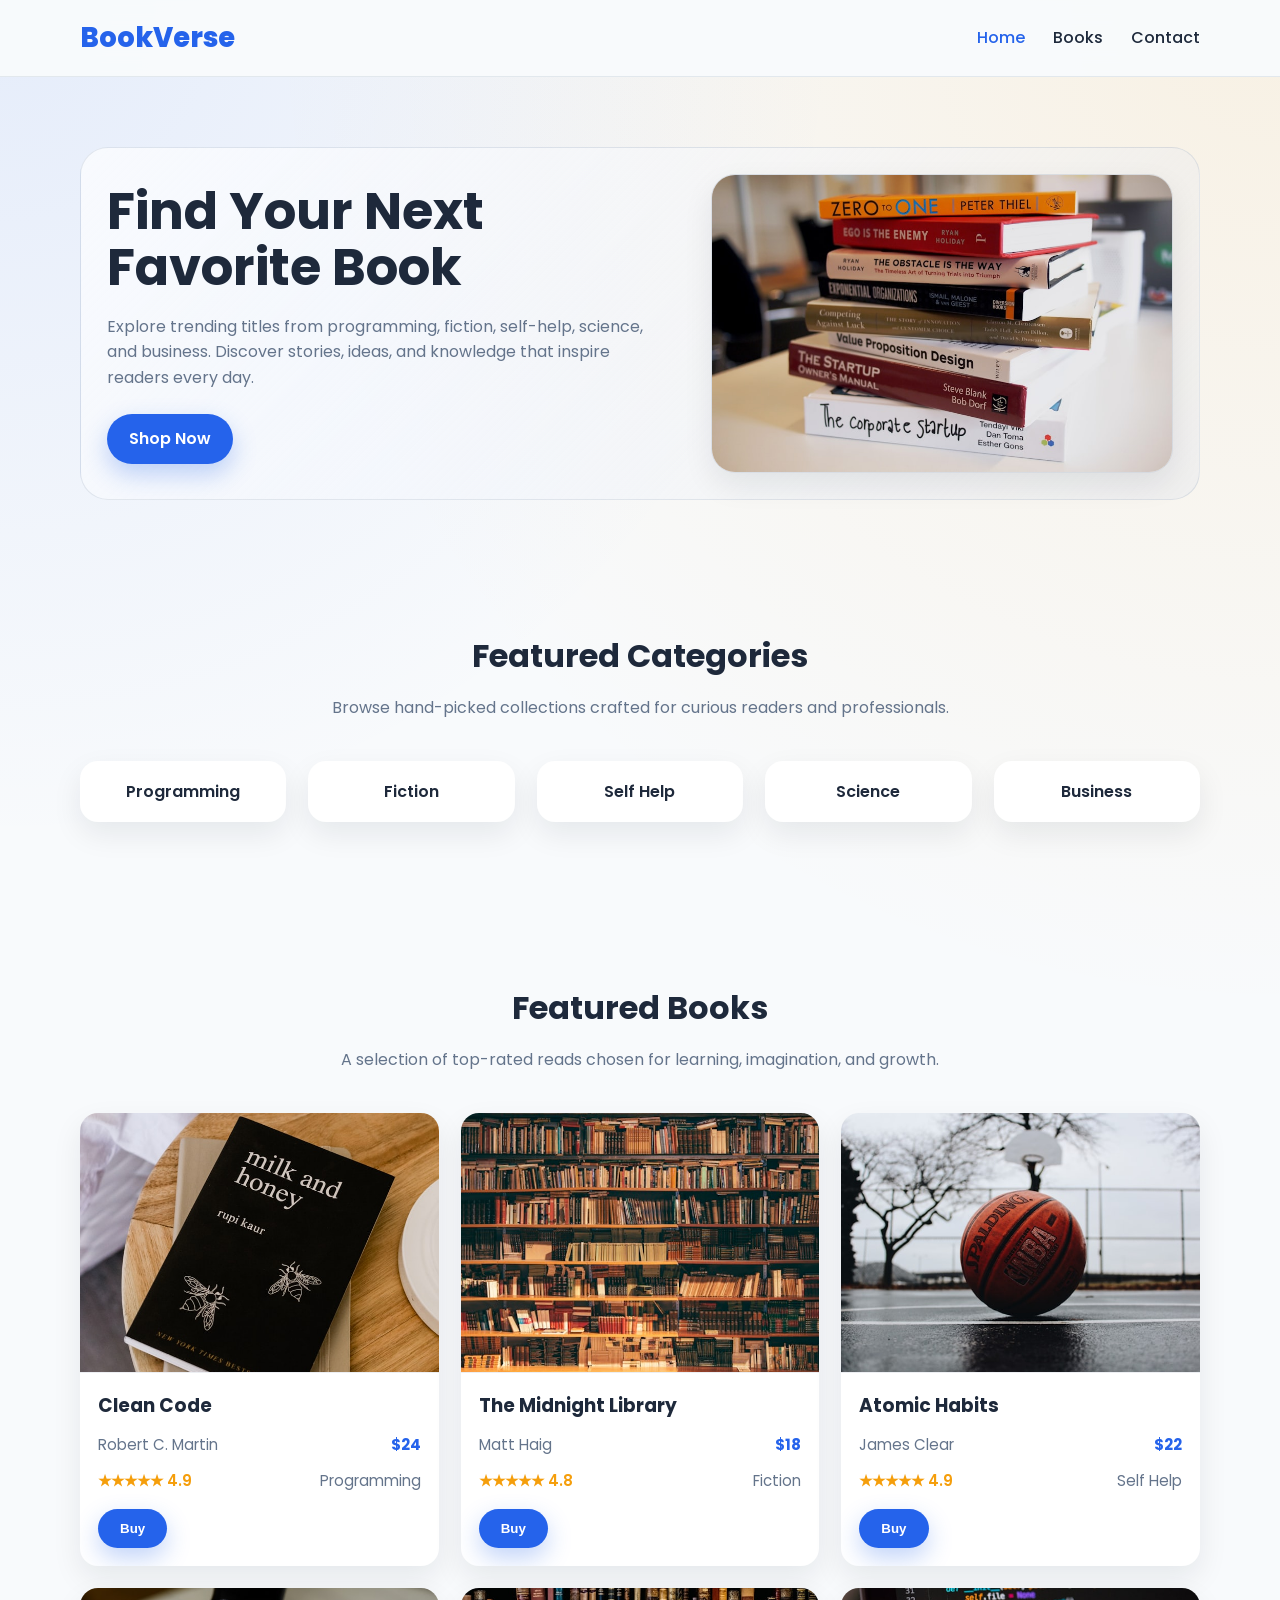
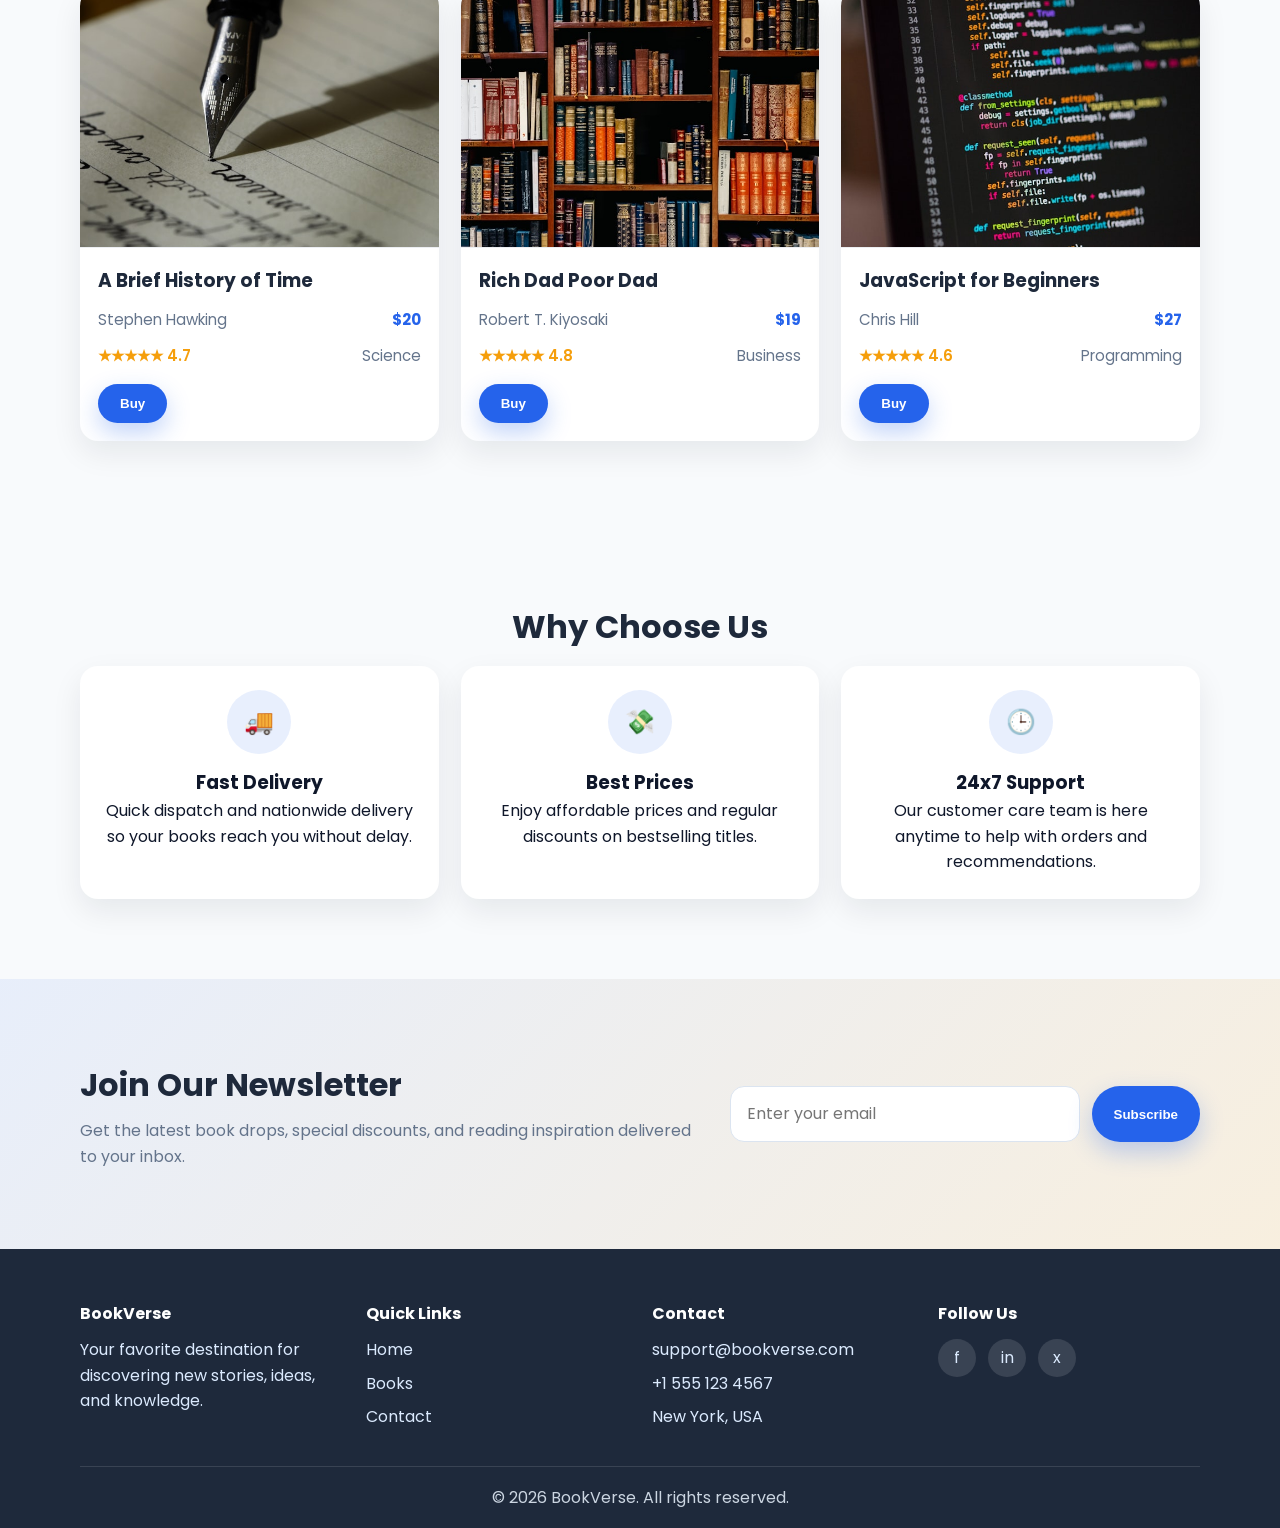
<file: index.html>
<!DOCTYPE html>
<html lang="en">
<head>
  <meta charset="UTF-8" />
  <meta name="viewport" content="width=device-width, initial-scale=1.0" />
  <title>BookVerse | Online Book Store</title>
  <meta name="description" content="BookVerse is a modern online bookstore with featured books, categories, and reader support." />
  <link rel="stylesheet" href="css/style.css" />
</head>
<body>
  <header class="topbar">
    <div class="container navbar">
      <a href="index.html" class="logo">BookVerse</a>
      <button class="nav-toggle" aria-label="Open navigation">☰</button>
      <nav>
        <ul class="nav-links">
          <li><a href="index.html" class="active">Home</a></li>
          <li><a href="books.html">Books</a></li>
          <li><a href="contact.html">Contact</a></li>
        </ul>
      </nav>
    </div>
  </header>

  <main>
    <section class="hero">
      <div class="container hero-grid">
        <div>
          <h1>Find Your Next Favorite Book</h1>
          <p>Explore trending titles from programming, fiction, self-help, science, and business. Discover stories, ideas, and knowledge that inspire readers every day.</p>
          <a href="books.html" class="btn btn-primary">Shop Now</a>
        </div>
        <div>
          <img class="hero-image" src="images/hero.jpg" alt="Bookshelf with books" />
        </div>
      </div>
    </section>

    <section class="section">
      <div class="container">
        <h2 class="section-title">Featured Categories</h2>
        <p class="section-subtitle">Browse hand-picked collections crafted for curious readers and professionals.</p>
        <div class="categories-grid">
          <a class="category-pill" href="books.html?category=programming">Programming</a>
          <a class="category-pill" href="books.html?category=fiction">Fiction</a>
          <a class="category-pill" href="books.html?category=selfhelp">Self Help</a>
          <a class="category-pill" href="books.html?category=science">Science</a>
          <a class="category-pill" href="books.html?category=business">Business</a>
        </div>
      </div>
    </section>

    <section class="section">
      <div class="container">
        <h2 class="section-title">Featured Books</h2>
        <p class="section-subtitle">A selection of top-rated reads chosen for learning, imagination, and growth.</p>
        <div class="book-grid">
          <article class="book-card" data-category="programming">
            <img src="images/book1.jpg" alt="Clean Code book" />
            <div class="book-content">
              <h3>Clean Code</h3>
              <div class="book-meta">
                <span class="book-author">Robert C. Martin</span>
                <span class="price">$24</span>
              </div>
              <div class="book-meta">
                <span class="rating">★★★★★ 4.9</span>
                <span>Programming</span>
              </div>
              <div class="book-actions">
                <button class="btn btn-primary">Buy</button>
              </div>
            </div>
          </article>

          <article class="book-card" data-category="fiction">
            <img src="images/book2.jpg" alt="The Midnight Library" />
            <div class="book-content">
              <h3>The Midnight Library</h3>
              <div class="book-meta">
                <span class="book-author">Matt Haig</span>
                <span class="price">$18</span>
              </div>
              <div class="book-meta">
                <span class="rating">★★★★★ 4.8</span>
                <span>Fiction</span>
              </div>
              <div class="book-actions">
                <button class="btn btn-primary">Buy</button>
              </div>
            </div>
          </article>

          <article class="book-card" data-category="selfhelp">
            <img src="images/book3.jpg" alt="Atomic Habits book" />
            <div class="book-content">
              <h3>Atomic Habits</h3>
              <div class="book-meta">
                <span class="book-author">James Clear</span>
                <span class="price">$22</span>
              </div>
              <div class="book-meta">
                <span class="rating">★★★★★ 4.9</span>
                <span>Self Help</span>
              </div>
              <div class="book-actions">
                <button class="btn btn-primary">Buy</button>
              </div>
            </div>
          </article>

          <article class="book-card" data-category="science">
            <img src="images/book4.jpg" alt="A Brief History of Time" />
            <div class="book-content">
              <h3>A Brief History of Time</h3>
              <div class="book-meta">
                <span class="book-author">Stephen Hawking</span>
                <span class="price">$20</span>
              </div>
              <div class="book-meta">
                <span class="rating">★★★★★ 4.7</span>
                <span>Science</span>
              </div>
              <div class="book-actions">
                <button class="btn btn-primary">Buy</button>
              </div>
            </div>
          </article>

          <article class="book-card" data-category="business">
            <img src="images/book5.jpg" alt="Rich Dad Poor Dad book" />
            <div class="book-content">
              <h3>Rich Dad Poor Dad</h3>
              <div class="book-meta">
                <span class="book-author">Robert T. Kiyosaki</span>
                <span class="price">$19</span>
              </div>
              <div class="book-meta">
                <span class="rating">★★★★★ 4.8</span>
                <span>Business</span>
              </div>
              <div class="book-actions">
                <button class="btn btn-primary">Buy</button>
              </div>
            </div>
          </article>

          <article class="book-card" data-category="programming">
            <img src="images/book6.jpg" alt="JavaScript book" />
            <div class="book-content">
              <h3>JavaScript for Beginners</h3>
              <div class="book-meta">
                <span class="book-author">Chris Hill</span>
                <span class="price">$27</span>
              </div>
              <div class="book-meta">
                <span class="rating">★★★★★ 4.6</span>
                <span>Programming</span>
              </div>
              <div class="book-actions">
                <button class="btn btn-primary">Buy</button>
              </div>
            </div>
          </article>
        </div>
      </div>
    </section>

    <section class="section">
      <div class="container">
        <h2 class="section-title">Why Choose Us</h2>
        <div class="features-grid">
          <article class="feature-card">
            <div class="feature-icon">🚚</div>
            <h3>Fast Delivery</h3>
            <p>Quick dispatch and nationwide delivery so your books reach you without delay.</p>
          </article>
          <article class="feature-card">
            <div class="feature-icon">💸</div>
            <h3>Best Prices</h3>
            <p>Enjoy affordable prices and regular discounts on bestselling titles.</p>
          </article>
          <article class="feature-card">
            <div class="feature-icon">🕒</div>
            <h3>24x7 Support</h3>
            <p>Our customer care team is here anytime to help with orders and recommendations.</p>
          </article>
        </div>
      </div>
    </section>

    <section class="section newsletter">
      <div class="container newsletter-grid">
        <div>
          <h2 class="section-title" style="text-align:left; margin-bottom: 8px;">Join Our Newsletter</h2>
          <p class="section-subtitle" style="text-align:left; margin: 0;">Get the latest book drops, special discounts, and reading inspiration delivered to your inbox.</p>
        </div>
        <form id="newsletter-form" class="newsletter-form">
          <input type="email" placeholder="Enter your email" aria-label="Email address" required />
          <button type="submit" class="btn btn-primary">Subscribe</button>
        </form>
      </div>
    </section>
  </main>

  <footer class="footer">
    <div class="container footer-grid">
      <div>
        <h4>BookVerse</h4>
        <p>Your favorite destination for discovering new stories, ideas, and knowledge.</p>
      </div>
      <div>
        <h4>Quick Links</h4>
        <ul>
          <li><a href="index.html">Home</a></li>
          <li><a href="books.html">Books</a></li>
          <li><a href="contact.html">Contact</a></li>
        </ul>
      </div>
      <div>
        <h4>Contact</h4>
        <ul>
          <li>support@bookverse.com</li>
          <li>+1 555 123 4567</li>
          <li>New York, USA</li>
        </ul>
      </div>
      <div>
        <h4>Follow Us</h4>
        <div class="social-links">
          <a href="#">f</a>
          <a href="#">in</a>
          <a href="#">x</a>
        </div>
      </div>
    </div>
    <div class="container footer-bottom">© 2026 BookVerse. All rights reserved.</div>
  </footer>

  <button id="scroll-top" class="scroll-top-btn" aria-label="Scroll to top">↑</button>

  <script src="js/script.js"></script>
</body>
</html>
</file>
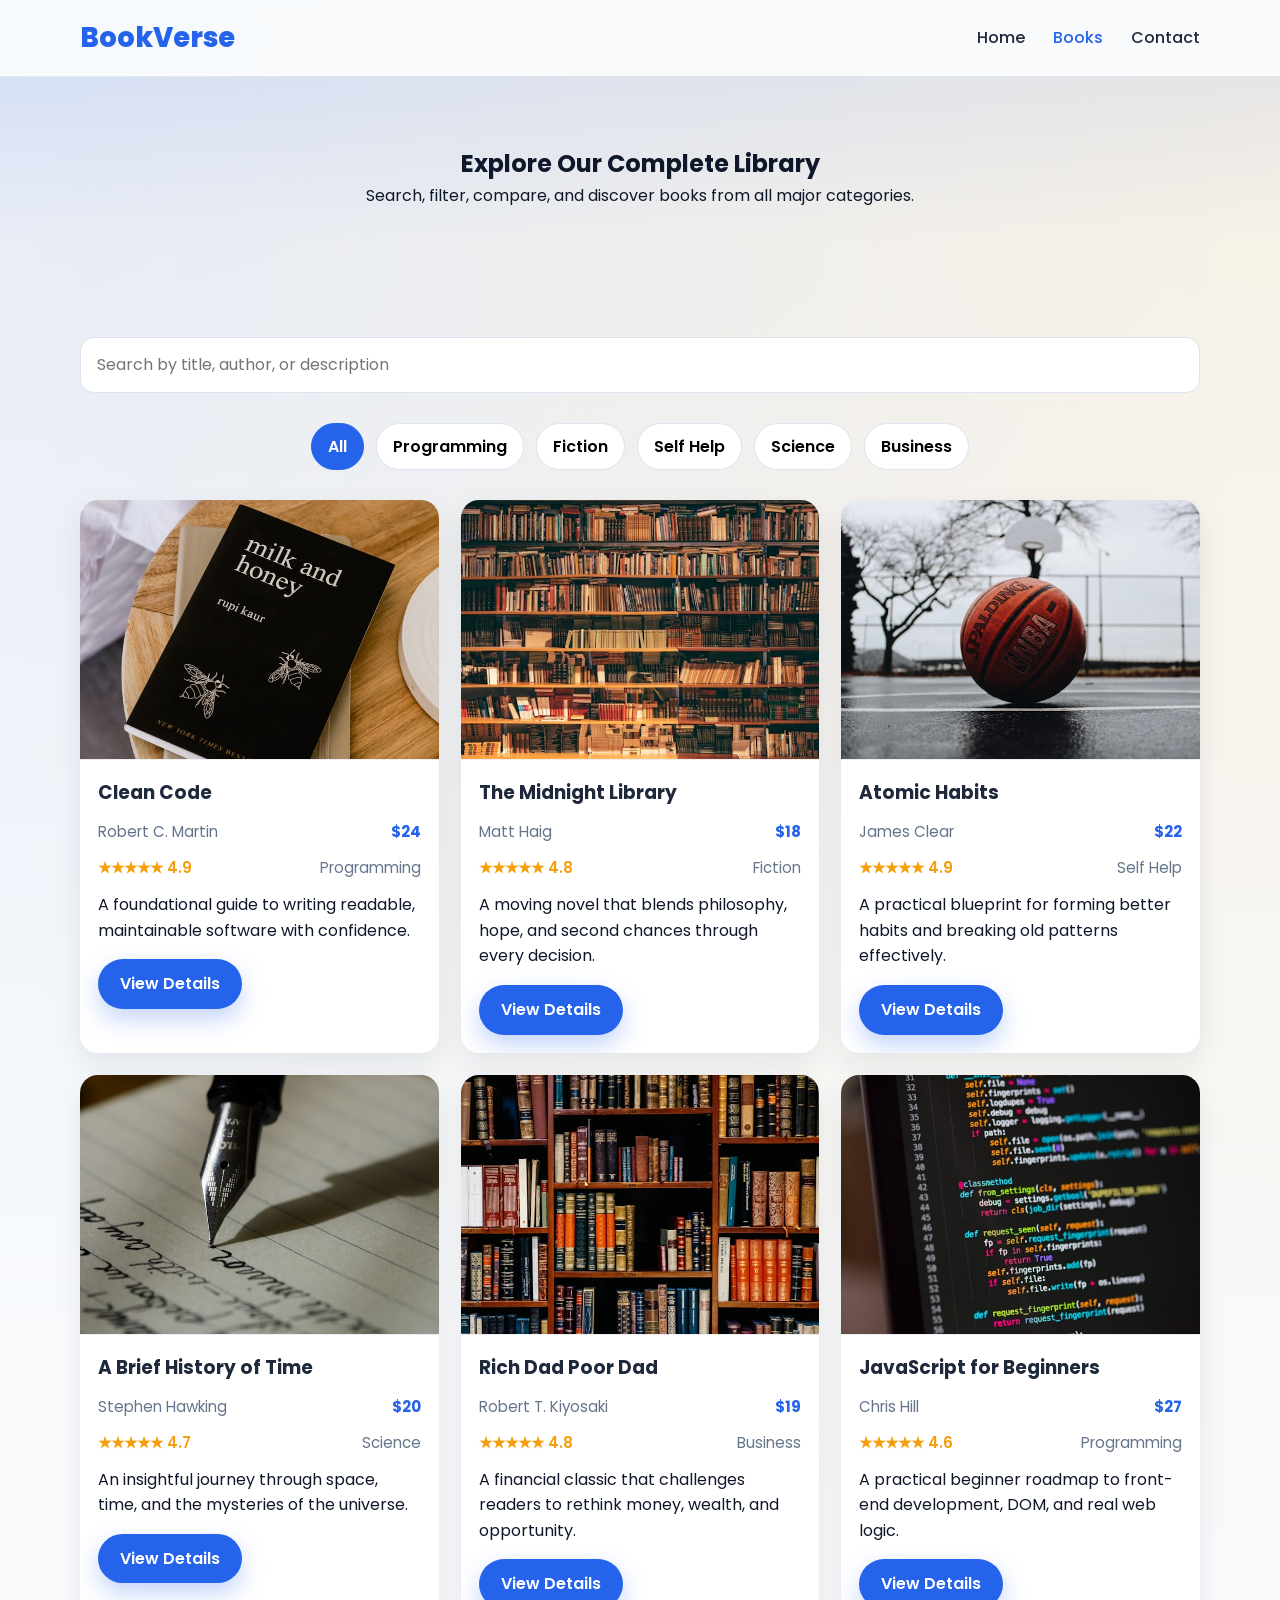
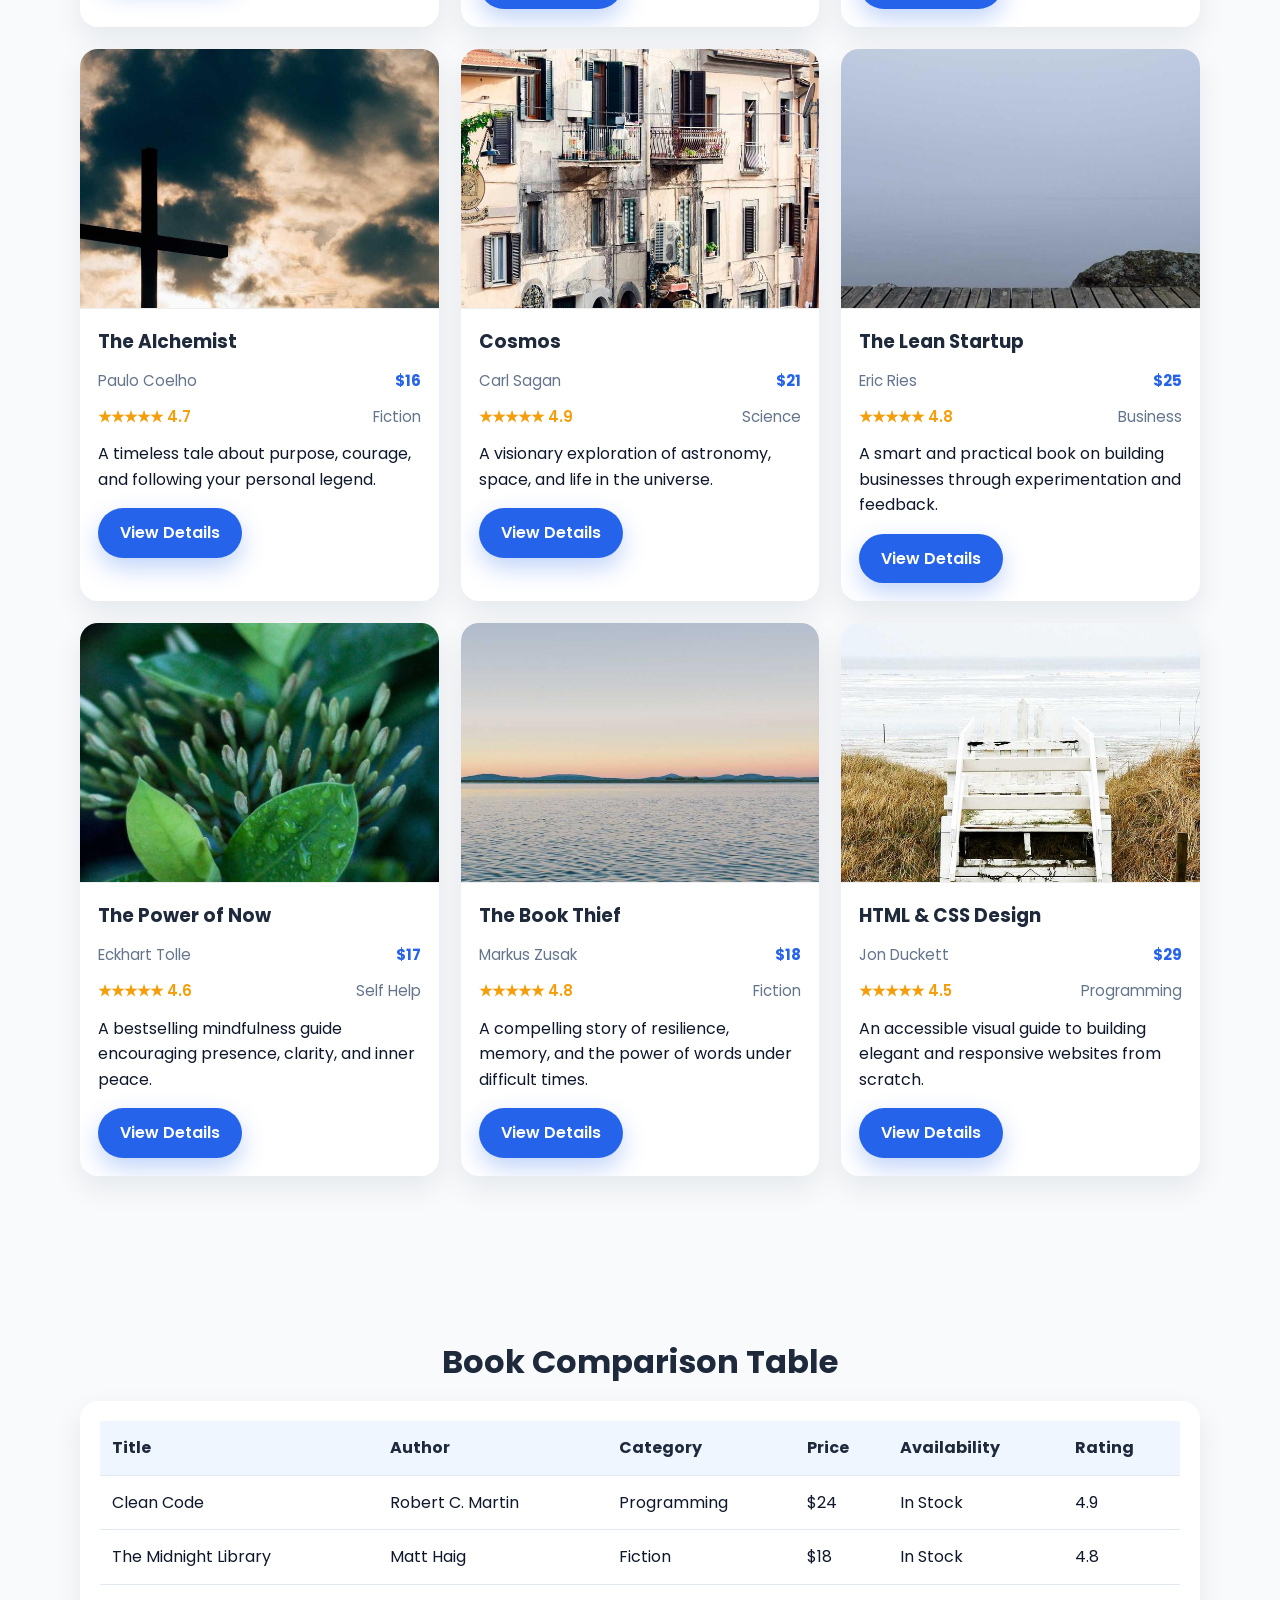
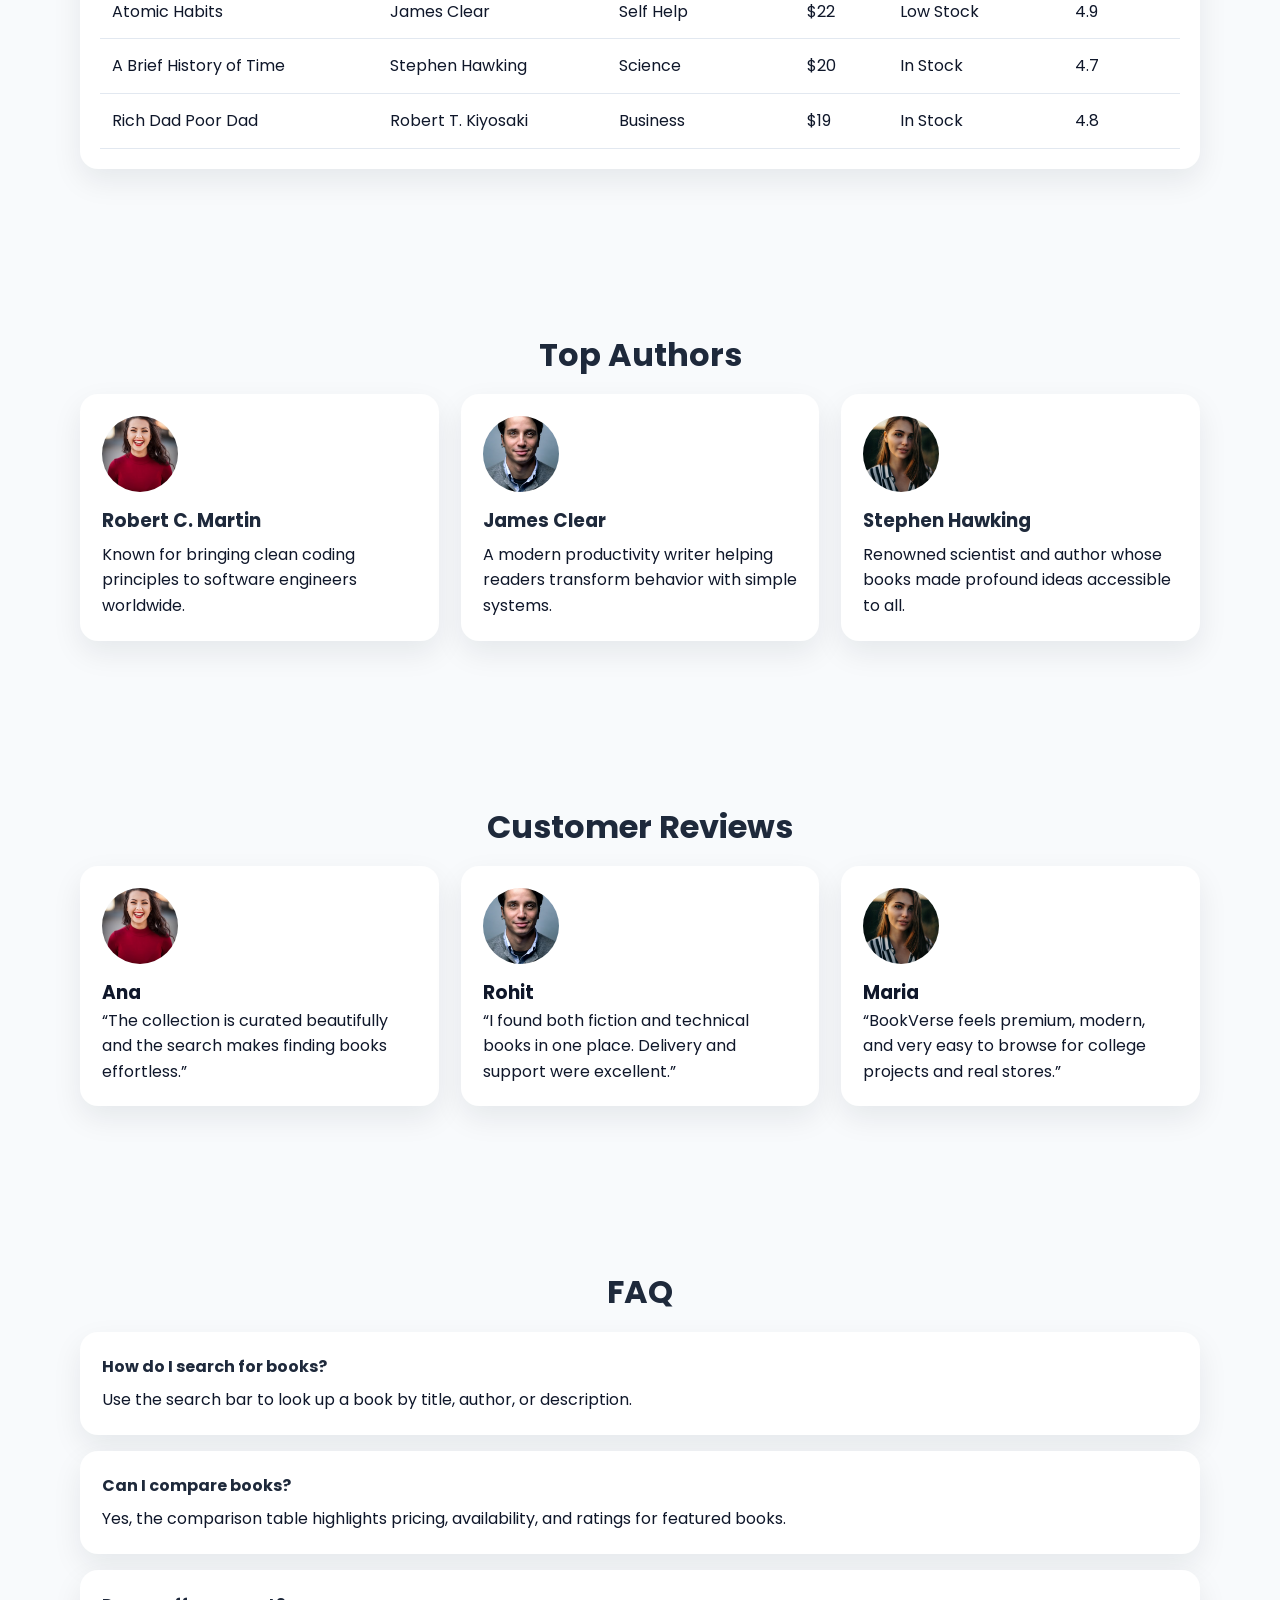
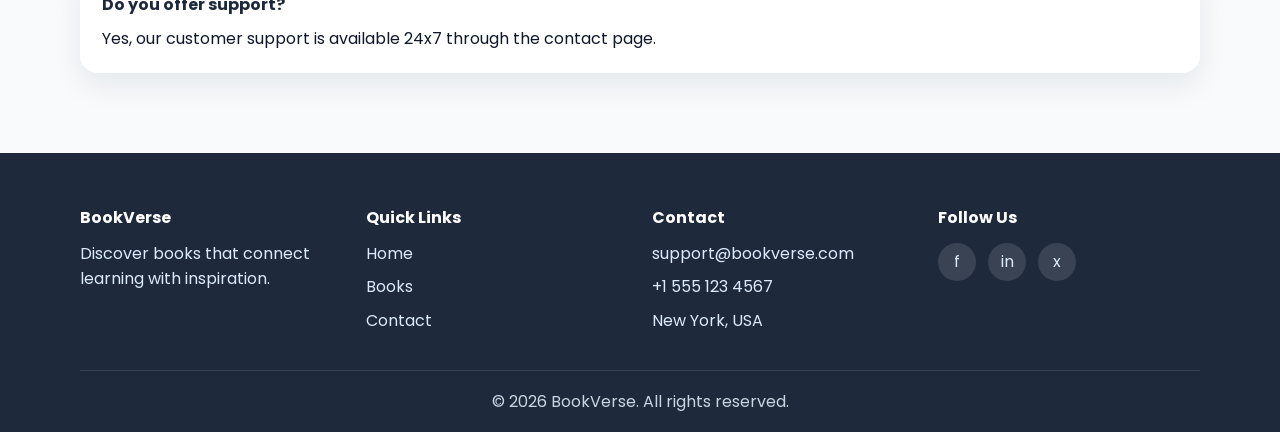
<file: books.html>
<!DOCTYPE html>
<html lang="en">
<head>
  <meta charset="UTF-8" />
  <meta name="viewport" content="width=device-width, initial-scale=1.0" />
  <title>Books | BookVerse</title>
  <meta name="description" content="Browse all books in BookVerse, search by title, and compare popular titles." />
  <link rel="stylesheet" href="css/style.css" />
</head>
<body>
  <header class="topbar">
    <div class="container navbar">
      <a href="index.html" class="logo">BookVerse</a>
      <button class="nav-toggle" aria-label="Open navigation">☰</button>
      <nav>
        <ul class="nav-links">
          <li><a href="index.html">Home</a></li>
          <li><a href="books.html" class="active">Books</a></li>
          <li><a href="contact.html">Contact</a></li>
        </ul>
      </nav>
    </div>
  </header>

  <main>
    <section class="page-hero">
      <div class="container">
        <h1>Explore Our Complete Library</h1>
        <p>Search, filter, compare, and discover books from all major categories.</p>
      </div>
    </section>

    <section class="section">
      <div class="container">
        <div class="filters">
          <input id="book-search" class="search-bar" type="search" placeholder="Search by title, author, or description" />
        </div>
        <div class="filters">
          <button class="filter-btn active" data-filter="all">All</button>
          <button class="filter-btn" data-filter="programming">Programming</button>
          <button class="filter-btn" data-filter="fiction">Fiction</button>
          <button class="filter-btn" data-filter="selfhelp">Self Help</button>
          <button class="filter-btn" data-filter="science">Science</button>
          <button class="filter-btn" data-filter="business">Business</button>
        </div>

        <div class="book-grid">
          <article class="book-card" data-category="programming">
            <img src="images/book1.jpg" alt="Clean Code" />
            <div class="book-content">
              <h3>Clean Code</h3>
              <div class="book-meta"><span class="book-author">Robert C. Martin</span><span class="price">$24</span></div>
              <div class="book-meta"><span class="rating">★★★★★ 4.9</span><span>Programming</span></div>
              <p class="book-description">A foundational guide to writing readable, maintainable software with confidence.</p>
              <div class="book-actions"><a class="btn btn-primary" href="#comparison">View Details</a></div>
            </div>
          </article>

          <article class="book-card" data-category="fiction">
            <img src="images/book2.jpg" alt="The Midnight Library" />
            <div class="book-content">
              <h3>The Midnight Library</h3>
              <div class="book-meta"><span class="book-author">Matt Haig</span><span class="price">$18</span></div>
              <div class="book-meta"><span class="rating">★★★★★ 4.8</span><span>Fiction</span></div>
              <p class="book-description">A moving novel that blends philosophy, hope, and second chances through every decision.</p>
              <div class="book-actions"><a class="btn btn-primary" href="#comparison">View Details</a></div>
            </div>
          </article>

          <article class="book-card" data-category="selfhelp">
            <img src="images/book3.jpg" alt="Atomic Habits" />
            <div class="book-content">
              <h3>Atomic Habits</h3>
              <div class="book-meta"><span class="book-author">James Clear</span><span class="price">$22</span></div>
              <div class="book-meta"><span class="rating">★★★★★ 4.9</span><span>Self Help</span></div>
              <p class="book-description">A practical blueprint for forming better habits and breaking old patterns effectively.</p>
              <div class="book-actions"><a class="btn btn-primary" href="#comparison">View Details</a></div>
            </div>
          </article>

          <article class="book-card" data-category="science">
            <img src="images/book4.jpg" alt="A Brief History of Time" />
            <div class="book-content">
              <h3>A Brief History of Time</h3>
              <div class="book-meta"><span class="book-author">Stephen Hawking</span><span class="price">$20</span></div>
              <div class="book-meta"><span class="rating">★★★★★ 4.7</span><span>Science</span></div>
              <p class="book-description">An insightful journey through space, time, and the mysteries of the universe.</p>
              <div class="book-actions"><a class="btn btn-primary" href="#comparison">View Details</a></div>
            </div>
          </article>

          <article class="book-card" data-category="business">
            <img src="images/book5.jpg" alt="Rich Dad Poor Dad" />
            <div class="book-content">
              <h3>Rich Dad Poor Dad</h3>
              <div class="book-meta"><span class="book-author">Robert T. Kiyosaki</span><span class="price">$19</span></div>
              <div class="book-meta"><span class="rating">★★★★★ 4.8</span><span>Business</span></div>
              <p class="book-description">A financial classic that challenges readers to rethink money, wealth, and opportunity.</p>
              <div class="book-actions"><a class="btn btn-primary" href="#comparison">View Details</a></div>
            </div>
          </article>

          <article class="book-card" data-category="programming">
            <img src="images/book6.jpg" alt="JavaScript for Beginners" />
            <div class="book-content">
              <h3>JavaScript for Beginners</h3>
              <div class="book-meta"><span class="book-author">Chris Hill</span><span class="price">$27</span></div>
              <div class="book-meta"><span class="rating">★★★★★ 4.6</span><span>Programming</span></div>
              <p class="book-description">A practical beginner roadmap to front-end development, DOM, and real web logic.</p>
              <div class="book-actions"><a class="btn btn-primary" href="#comparison">View Details</a></div>
            </div>
          </article>

          <article class="book-card" data-category="fiction">
            <img src="images/book7.jpg" alt="The Alchemist" />
            <div class="book-content">
              <h3>The Alchemist</h3>
              <div class="book-meta"><span class="book-author">Paulo Coelho</span><span class="price">$16</span></div>
              <div class="book-meta"><span class="rating">★★★★★ 4.7</span><span>Fiction</span></div>
              <p class="book-description">A timeless tale about purpose, courage, and following your personal legend.</p>
              <div class="book-actions"><a class="btn btn-primary" href="#comparison">View Details</a></div>
            </div>
          </article>

          <article class="book-card" data-category="science">
            <img src="images/book8.jpg" alt="Cosmos" />
            <div class="book-content">
              <h3>Cosmos</h3>
              <div class="book-meta"><span class="book-author">Carl Sagan</span><span class="price">$21</span></div>
              <div class="book-meta"><span class="rating">★★★★★ 4.9</span><span>Science</span></div>
              <p class="book-description">A visionary exploration of astronomy, space, and life in the universe.</p>
              <div class="book-actions"><a class="btn btn-primary" href="#comparison">View Details</a></div>
            </div>
          </article>

          <article class="book-card" data-category="business">
            <img src="images/book9.jpg" alt="The Lean Startup" />
            <div class="book-content">
              <h3>The Lean Startup</h3>
              <div class="book-meta"><span class="book-author">Eric Ries</span><span class="price">$25</span></div>
              <div class="book-meta"><span class="rating">★★★★★ 4.8</span><span>Business</span></div>
              <p class="book-description">A smart and practical book on building businesses through experimentation and feedback.</p>
              <div class="book-actions"><a class="btn btn-primary" href="#comparison">View Details</a></div>
            </div>
          </article>

          <article class="book-card" data-category="selfhelp">
            <img src="images/book10.jpg" alt="The Power of Now" />
            <div class="book-content">
              <h3>The Power of Now</h3>
              <div class="book-meta"><span class="book-author">Eckhart Tolle</span><span class="price">$17</span></div>
              <div class="book-meta"><span class="rating">★★★★★ 4.6</span><span>Self Help</span></div>
              <p class="book-description">A bestselling mindfulness guide encouraging presence, clarity, and inner peace.</p>
              <div class="book-actions"><a class="btn btn-primary" href="#comparison">View Details</a></div>
            </div>
          </article>

          <article class="book-card" data-category="fiction">
            <img src="images/book11.jpg" alt="The Book Thief" />
            <div class="book-content">
              <h3>The Book Thief</h3>
              <div class="book-meta"><span class="book-author">Markus Zusak</span><span class="price">$18</span></div>
              <div class="book-meta"><span class="rating">★★★★★ 4.8</span><span>Fiction</span></div>
              <p class="book-description">A compelling story of resilience, memory, and the power of words under difficult times.</p>
              <div class="book-actions"><a class="btn btn-primary" href="#comparison">View Details</a></div>
            </div>
          </article>

          <article class="book-card" data-category="programming">
            <img src="images/book12.jpg" alt="HTML & CSS Design" />
            <div class="book-content">
              <h3>HTML & CSS Design</h3>
              <div class="book-meta"><span class="book-author">Jon Duckett</span><span class="price">$29</span></div>
              <div class="book-meta"><span class="rating">★★★★★ 4.5</span><span>Programming</span></div>
              <p class="book-description">An accessible visual guide to building elegant and responsive websites from scratch.</p>
              <div class="book-actions"><a class="btn btn-primary" href="#comparison">View Details</a></div>
            </div>
          </article>
        </div>
      </div>
    </section>

    <section id="comparison" class="section">
      <div class="container">
        <h2 class="section-title">Book Comparison Table</h2>
        <div class="table-card">
          <table class="table-comparison">
            <thead>
              <tr>
                <th>Title</th>
                <th>Author</th>
                <th>Category</th>
                <th>Price</th>
                <th>Availability</th>
                <th>Rating</th>
              </tr>
            </thead>
            <tbody>
              <tr><td>Clean Code</td><td>Robert C. Martin</td><td>Programming</td><td>$24</td><td>In Stock</td><td>4.9</td></tr>
              <tr><td>The Midnight Library</td><td>Matt Haig</td><td>Fiction</td><td>$18</td><td>In Stock</td><td>4.8</td></tr>
              <tr><td>Atomic Habits</td><td>James Clear</td><td>Self Help</td><td>$22</td><td>Low Stock</td><td>4.9</td></tr>
              <tr><td>A Brief History of Time</td><td>Stephen Hawking</td><td>Science</td><td>$20</td><td>In Stock</td><td>4.7</td></tr>
              <tr><td>Rich Dad Poor Dad</td><td>Robert T. Kiyosaki</td><td>Business</td><td>$19</td><td>In Stock</td><td>4.8</td></tr>
            </tbody>
          </table>
        </div>
      </div>
    </section>

    <section class="section">
      <div class="container">
        <h2 class="section-title">Top Authors</h2>
        <div class="authors-grid">
          <article class="author-card">
            <img src="images/author1.jpg" alt="Author portrait" />
            <h3>Robert C. Martin</h3>
            <p>Known for bringing clean coding principles to software engineers worldwide.</p>
          </article>
          <article class="author-card">
            <img src="images/author2.jpg" alt="Author portrait" />
            <h3>James Clear</h3>
            <p>A modern productivity writer helping readers transform behavior with simple systems.</p>
          </article>
          <article class="author-card">
            <img src="images/author3.jpg" alt="Author portrait" />
            <h3>Stephen Hawking</h3>
            <p>Renowned scientist and author whose books made profound ideas accessible to all.</p>
          </article>
        </div>
      </div>
    </section>

    <section class="section">
      <div class="container">
        <h2 class="section-title">Customer Reviews</h2>
        <div class="reviews-grid">
          <article class="review-card">
            <img src="images/author1.jpg" alt="Customer portrait" />
            <h3>Ana</h3>
            <p>“The collection is curated beautifully and the search makes finding books effortless.”</p>
          </article>
          <article class="review-card">
            <img src="images/author2.jpg" alt="Customer portrait" />
            <h3>Rohit</h3>
            <p>“I found both fiction and technical books in one place. Delivery and support were excellent.”</p>
          </article>
          <article class="review-card">
            <img src="images/author3.jpg" alt="Customer portrait" />
            <h3>Maria</h3>
            <p>“BookVerse feels premium, modern, and very easy to browse for college projects and real stores.”</p>
          </article>
        </div>
      </div>
    </section>

    <section class="section">
      <div class="container">
        <h2 class="section-title">FAQ</h2>
        <div class="faq-list">
          <article class="faq-item">
            <h4>How do I search for books?</h4>
            <p>Use the search bar to look up a book by title, author, or description.</p>
          </article>
          <article class="faq-item">
            <h4>Can I compare books?</h4>
            <p>Yes, the comparison table highlights pricing, availability, and ratings for featured books.</p>
          </article>
          <article class="faq-item">
            <h4>Do you offer support?</h4>
            <p>Yes, our customer support is available 24x7 through the contact page.</p>
          </article>
        </div>
      </div>
    </section>
  </main>

  <footer class="footer">
    <div class="container footer-grid">
      <div>
        <h4>BookVerse</h4>
        <p>Discover books that connect learning with inspiration.</p>
      </div>
      <div>
        <h4>Quick Links</h4>
        <ul>
          <li><a href="index.html">Home</a></li>
          <li><a href="books.html">Books</a></li>
          <li><a href="contact.html">Contact</a></li>
        </ul>
      </div>
      <div>
        <h4>Contact</h4>
        <ul>
          <li>support@bookverse.com</li>
          <li>+1 555 123 4567</li>
          <li>New York, USA</li>
        </ul>
      </div>
      <div>
        <h4>Follow Us</h4>
        <div class="social-links">
          <a href="#">f</a>
          <a href="#">in</a>
          <a href="#">x</a>
        </div>
      </div>
    </div>
    <div class="container footer-bottom">© 2026 BookVerse. All rights reserved.</div>
  </footer>

  <button id="scroll-top" class="scroll-top-btn" aria-label="Scroll to top">↑</button>

  <script src="js/script.js"></script>
</body>
</html>
</file>
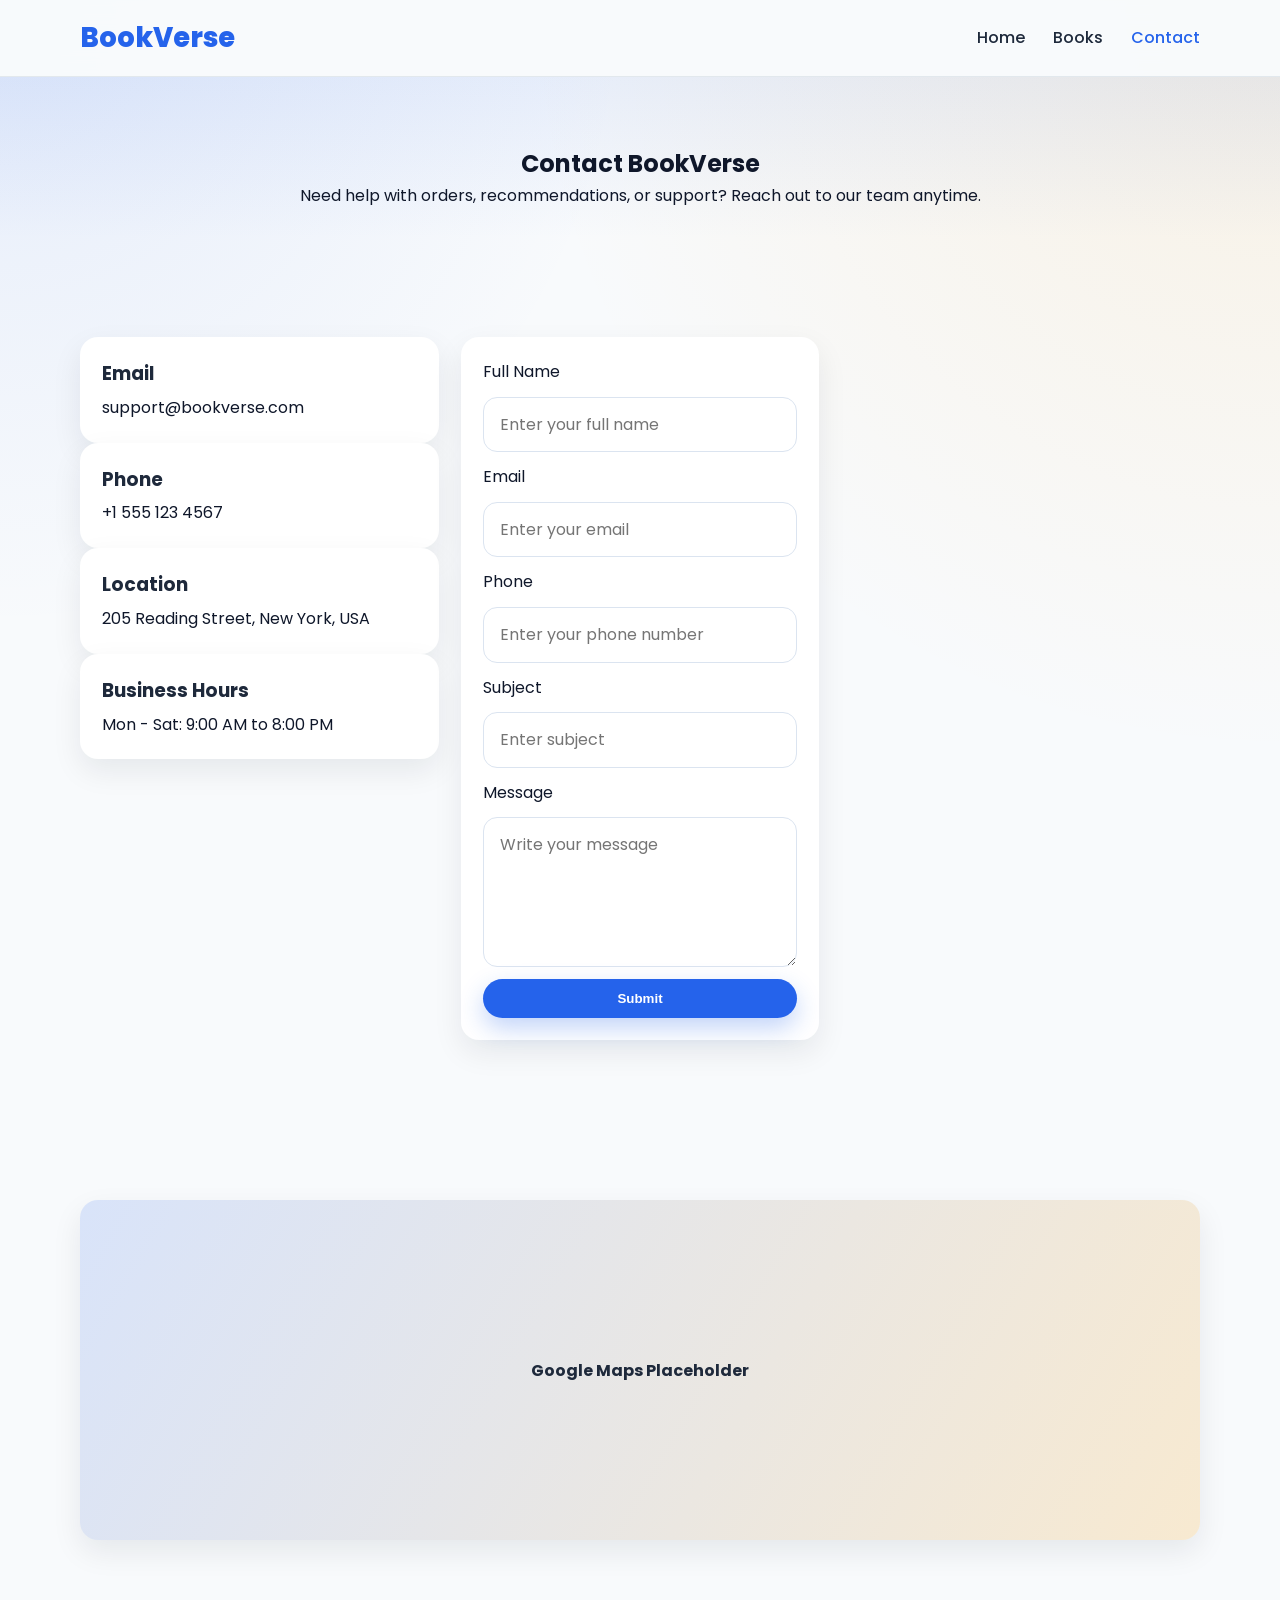
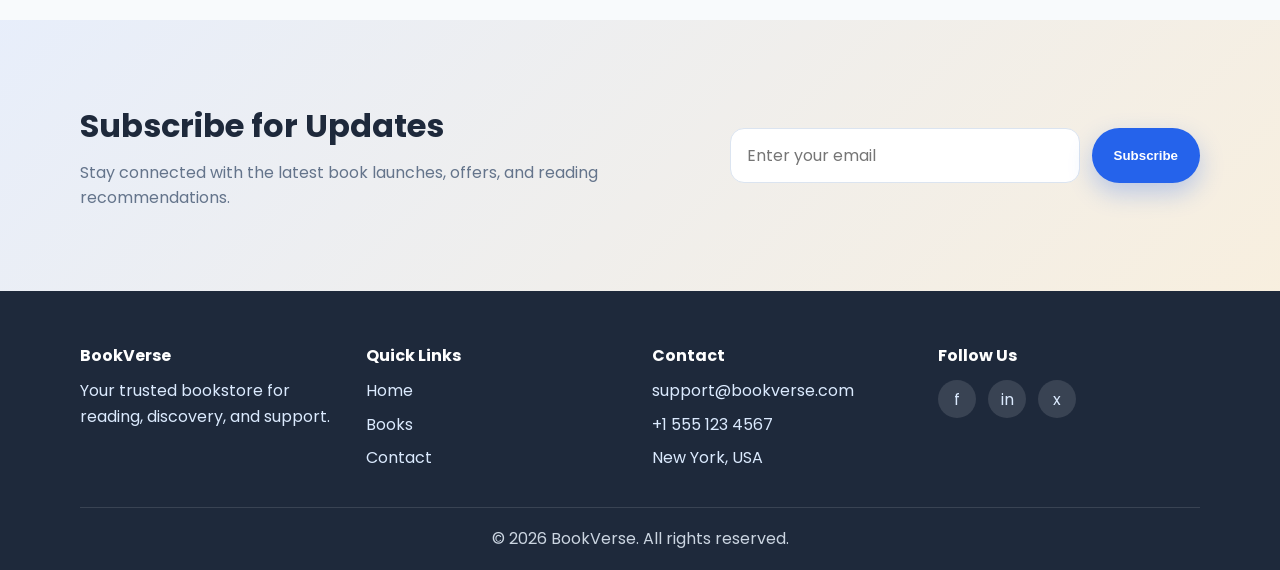
<file: contact.html>
<!DOCTYPE html>
<html lang="en">
<head>
  <meta charset="UTF-8" />
  <meta name="viewport" content="width=device-width, initial-scale=1.0" />
  <title>Contact | BookVerse</title>
  <meta name="description" content="Get in touch with BookVerse through email, phone, or the contact form." />
  <link rel="stylesheet" href="css/style.css" />
</head>
<body>
  <header class="topbar">
    <div class="container navbar">
      <a href="index.html" class="logo">BookVerse</a>
      <button class="nav-toggle" aria-label="Open navigation">☰</button>
      <nav>
        <ul class="nav-links">
          <li><a href="index.html">Home</a></li>
          <li><a href="books.html">Books</a></li>
          <li><a href="contact.html" class="active">Contact</a></li>
        </ul>
      </nav>
    </div>
  </header>

  <main>
    <section class="page-hero">
      <div class="container">
        <h1>Contact BookVerse</h1>
        <p>Need help with orders, recommendations, or support? Reach out to our team anytime.</p>
      </div>
    </section>

    <section class="section">
      <div class="container contact-grid">
        <div>
          <article class="contact-card">
            <h3>Email</h3>
            <p>support@bookverse.com</p>
          </article>
          <article class="contact-card">
            <h3>Phone</h3>
            <p>+1 555 123 4567</p>
          </article>
          <article class="contact-card">
            <h3>Location</h3>
            <p>205 Reading Street, New York, USA</p>
          </article>
          <article class="contact-card">
            <h3>Business Hours</h3>
            <p>Mon - Sat: 9:00 AM to 8:00 PM</p>
          </article>
        </div>

        <div class="form-card">
          <form id="contact-form" class="contact-form">
            <label for="full-name">Full Name</label>
            <input id="full-name" type="text" placeholder="Enter your full name" required />

            <label for="email">Email</label>
            <input id="email" type="email" placeholder="Enter your email" required />

            <label for="phone">Phone</label>
            <input id="phone" type="tel" placeholder="Enter your phone number" required />

            <label for="subject">Subject</label>
            <input id="subject" type="text" placeholder="Enter subject" required />

            <label for="message">Message</label>
            <textarea id="message" placeholder="Write your message" required></textarea>

            <button type="submit" class="btn btn-primary">Submit</button>
          </form>
        </div>
      </div>
    </section>

    <section class="section">
      <div class="container">
        <div class="map-placeholder">Google Maps Placeholder</div>
      </div>
    </section>

    <section class="section newsletter">
      <div class="container newsletter-grid">
        <div>
          <h2 class="section-title" style="text-align:left; margin-bottom: 8px;">Subscribe for Updates</h2>
          <p class="section-subtitle" style="text-align:left; margin: 0;">Stay connected with the latest book launches, offers, and reading recommendations.</p>
        </div>
        <form id="newsletter-form" class="newsletter-form">
          <input type="email" placeholder="Enter your email" aria-label="Email address" required />
          <button type="submit" class="btn btn-primary">Subscribe</button>
        </form>
      </div>
    </section>
  </main>

  <footer class="footer">
    <div class="container footer-grid">
      <div>
        <h4>BookVerse</h4>
        <p>Your trusted bookstore for reading, discovery, and support.</p>
      </div>
      <div>
        <h4>Quick Links</h4>
        <ul>
          <li><a href="index.html">Home</a></li>
          <li><a href="books.html">Books</a></li>
          <li><a href="contact.html">Contact</a></li>
        </ul>
      </div>
      <div>
        <h4>Contact</h4>
        <ul>
          <li>support@bookverse.com</li>
          <li>+1 555 123 4567</li>
          <li>New York, USA</li>
        </ul>
      </div>
      <div>
        <h4>Follow Us</h4>
        <div class="social-links">
          <a href="#">f</a>
          <a href="#">in</a>
          <a href="#">x</a>
        </div>
      </div>
    </div>
    <div class="container footer-bottom">© 2026 BookVerse. All rights reserved.</div>
  </footer>

  <button id="scroll-top" class="scroll-top-btn" aria-label="Scroll to top">↑</button>

  <script src="js/script.js"></script>
</body>
</html>
</file>
<file: css/style.css>
@import url('https://fonts.googleapis.com/css2?family=Poppins:wght@300;400;500;600;700;800&display=swap');

:root {
  --primary: #2563eb;
  --secondary: #1e293b;
  --accent: #f59e0b;
  --bg: #f8fafc;
  --card: #ffffff;
  --text: #0f172a;
  --muted: #64748b;
  --border: #dbe4f0;
  --shadow: 0 12px 30px rgba(15, 23, 42, 0.08);
  --radius: 18px;
}

* {
  box-sizing: border-box;
  margin: 0;
  padding: 0;
}

html {
  scroll-behavior: smooth;
}

body {
  font-family: 'Poppins', sans-serif;
  background:
    radial-gradient(circle at top left, rgba(37, 99, 235, 0.09), transparent 25%),
    radial-gradient(circle at top right, rgba(245, 158, 11, 0.1), transparent 30%),
    var(--bg);
  color: var(--text);
  line-height: 1.6;
}

a {
  text-decoration: none;
  color: inherit;
}

img {
  max-width: 100%;
  display: block;
}

.container {
  width: min(1120px, 92%);
  margin: 0 auto;
}

.section {
  padding: 80px 0;
}

.section-title {
  text-align: center;
  font-size: 2rem;
  margin-bottom: 14px;
  color: var(--secondary);
}

.section-subtitle {
  text-align: center;
  max-width: 700px;
  margin: 0 auto 40px;
  color: var(--muted);
}

.topbar {
  position: sticky;
  top: 0;
  z-index: 100;
  background: rgba(248, 250, 252, 0.96);
  backdrop-filter: blur(12px);
  border-bottom: 1px solid rgba(148, 163, 184, 0.22);
}

.navbar {
  display: flex;
  align-items: center;
  justify-content: space-between;
  min-height: 76px;
}

.logo {
  font-size: 1.7rem;
  font-weight: 800;
  color: var(--primary);
}

.nav-links {
  display: flex;
  gap: 28px;
  list-style: none;
  align-items: center;
}

.nav-links a {
  font-weight: 500;
  color: var(--secondary);
  transition: color 0.25s ease;
}

.nav-links a:hover,
.nav-links a.active {
  color: var(--primary);
}

.nav-toggle {
  display: none;
  border: none;
  background: none;
  font-size: 1.8rem;
  color: var(--secondary);
  cursor: pointer;
}

.hero {
  padding: 70px 0 50px;
}

.hero-grid {
  background: linear-gradient(135deg, rgba(255, 255, 255, 0.7), rgba(37, 99, 235, 0.04));
  padding: 26px;
  border-radius: 28px;
  border: 1px solid rgba(148, 163, 184, 0.24);
}

.hero-grid {
  display: grid;
  grid-template-columns: 1.1fr 0.9fr;
  gap: 40px;
  align-items: center;
}

.hero h1 {
  font-size: clamp(2.4rem, 4vw, 4rem);
  line-height: 1.1;
  margin-bottom: 18px;
  color: var(--secondary);
}

.hero p {
  color: var(--muted);
  max-width: 600px;
  margin-bottom: 24px;
}

.btn,
.button {
  display: inline-flex;
  align-items: center;
  justify-content: center;
  border: none;
  border-radius: 999px;
  padding: 12px 22px;
  font-weight: 600;
  cursor: pointer;
  transition: transform 0.25s ease, box-shadow 0.25s ease, background 0.25s ease;
}

.btn:hover,
.button:hover {
  transform: translateY(-2px);
}

.btn-primary {
  background: var(--primary);
  color: #fff;
  box-shadow: 0 10px 24px rgba(37, 99, 235, 0.28);
}

.btn-primary:hover {
  background: #1d4ed8;
}

.btn-secondary {
  background: var(--accent);
  color: var(--secondary);
}

.hero-card,
.feature-card,
.book-card,
.author-card,
.review-card,
.contact-card,
.form-card,
.table-card,
.faq-item {
  background: var(--card);
  border-radius: var(--radius);
  box-shadow: var(--shadow);
}

.hero-image {
  width: 100%;
  border-radius: 24px;
  box-shadow: var(--shadow);
  border: 1px solid rgba(148, 163, 184, 0.28);
}

.categories-grid,
.features-grid,
.book-grid,
.authors-grid,
.reviews-grid,
.contact-grid,
.newsletter-grid {
  display: grid;
  gap: 22px;
}

.categories-grid {
  grid-template-columns: repeat(5, 1fr);
  margin-top: 24px;
}

.category-pill {
  padding: 18px;
  text-align: center;
  border-radius: 18px;
  background: var(--card);
  box-shadow: var(--shadow);
  font-weight: 600;
  color: var(--secondary);
}

.book-grid {
  grid-template-columns: repeat(3, 1fr);
}

.book-card {
  overflow: hidden;
  transition: transform 0.25s ease, box-shadow 0.25s ease;
}

.book-card:hover {
  transform: translateY(-6px);
  box-shadow: 0 18px 34px rgba(15, 23, 42, 0.14);
}

.book-card .btn,
.feature-card,
.author-card,
.review-card,
.contact-card,
.form-card,
.category-pill {
  transition: transform 0.25s ease, box-shadow 0.25s ease;
}

.feature-card:hover,
.author-card:hover,
.review-card:hover,
.contact-card:hover,
.category-pill:hover {
  transform: translateY(-4px);
}

.book-card img {
  height: 260px;
  width: 100%;
  object-fit: cover;
  border-bottom: 1px solid rgba(148, 163, 184, 0.18);
}

.book-content {
  padding: 18px;
}

.book-content h3,
.author-card h3,
.contact-card h3 {
  margin-bottom: 6px;
  color: var(--secondary);
}

.book-meta {
  display: flex;
  justify-content: space-between;
  align-items: center;
  margin: 12px 0;
  color: var(--muted);
  font-size: 0.94rem;
}

.price {
  font-weight: 700;
  color: var(--primary);
}

.rating {
  color: var(--accent);
  font-weight: 600;
}

.book-actions {
  display: flex;
  gap: 10px;
  margin-top: 16px;
}

.outline-btn {
  background: transparent;
  border: 1px solid var(--primary);
  color: var(--primary);
}

.features-grid {
  grid-template-columns: repeat(3, 1fr);
}

.feature-card {
  padding: 24px;
  text-align: center;
}

.feature-icon {
  width: 64px;
  height: 64px;
  display: grid;
  place-items: center;
  border-radius: 50%;
  background: rgba(37, 99, 235, 0.1);
  color: var(--primary);
  font-size: 1.5rem;
  margin: 0 auto 14px;
}

.newsletter {
  background: linear-gradient(135deg, rgba(37, 99, 235, 0.08), rgba(245, 158, 11, 0.12));
}

.newsletter-grid {
  grid-template-columns: 1fr auto;
  align-items: center;
}

.newsletter input,
.search-bar,
.contact-form input,
.contact-form textarea,
.filter-btn {
  font: inherit;
}

.newsletter-form,
.contact-form {
  display: flex;
  gap: 12px;
  flex-wrap: wrap;
}

.newsletter-form input,
.search-bar,
.contact-form input,
.contact-form textarea {
  width: 100%;
  border: 1px solid var(--border);
  border-radius: 14px;
  padding: 14px 16px;
  background: #fff;
}

.newsletter-form input {
  min-width: 280px;
  flex: 1;
}

.footer {
  background: var(--secondary);
  color: #dbeafe;
  padding: 52px 0 18px;
}

.footer-grid {
  display: grid;
  grid-template-columns: repeat(4, 1fr);
  gap: 24px;
}

.footer h4 {
  color: #fff;
  margin-bottom: 10px;
}

.footer ul {
  list-style: none;
}

.footer li {
  margin-bottom: 8px;
}

.social-links {
  display: flex;
  gap: 12px;
  margin-top: 12px;
}

.social-links a {
  width: 38px;
  height: 38px;
  display: grid;
  place-items: center;
  border-radius: 50%;
  background: rgba(255, 255, 255, 0.12);
}

.footer-bottom {
  margin-top: 28px;
  padding-top: 18px;
  border-top: 1px solid rgba(255, 255, 255, 0.12);
  text-align: center;
  color: #cbd5e1;
}

.page-hero {
  padding: 68px 0 48px;
  text-align: center;
  background: linear-gradient(180deg, rgba(37, 99, 235, 0.08), transparent 90%);
}

.filters {
  display: flex;
  gap: 12px;
  flex-wrap: wrap;
  justify-content: center;
  margin-bottom: 30px;
}

.filter-btn {
  border: 1px solid var(--border);
  background: #fff;
  border-radius: 999px;
  padding: 10px 16px;
  cursor: pointer;
  font-weight: 600;
}

.filter-btn.active,
.filter-btn:hover {
  background: var(--primary);
  color: #fff;
  border-color: var(--primary);
}

.table-card {
  overflow-x: auto;
  padding: 20px;
}

.table-comparison {
  width: 100%;
  border-collapse: collapse;
  min-width: 700px;
}

.table-comparison th,
.table-comparison td {
  padding: 14px 12px;
  border-bottom: 1px solid #e2e8f0;
  text-align: left;
}

.table-comparison th {
  background: #eff6ff;
  color: var(--secondary);
}

.author-card,
.review-card,
.contact-card,
.form-card,
.faq-item {
  padding: 22px;
}

.authors-grid,
.reviews-grid,
.contact-grid {
  grid-template-columns: repeat(3, 1fr);
}

.author-card img,
.review-card img {
  width: 76px;
  height: 76px;
  border-radius: 50%;
  object-fit: cover;
  margin-bottom: 14px;
}

.faq-list {
  display: grid;
  gap: 16px;
}

.faq-item h4 {
  margin-bottom: 8px;
  color: var(--secondary);
}

.contact-grid {
  align-items: start;
}

.contact-form {
  flex-direction: column;
}

.contact-form textarea {
  min-height: 150px;
  resize: vertical;
}

.map-placeholder {
  width: 100%;
  min-height: 340px;
  border-radius: var(--radius);
  display: grid;
  place-items: center;
  background: linear-gradient(120deg, rgba(37, 99, 235, 0.15), rgba(245, 158, 11, 0.18));
  color: var(--secondary);
  font-weight: 700;
  box-shadow: var(--shadow);
}

.scroll-top-btn {
  position: fixed;
  right: 18px;
  bottom: 18px;
  display: none;
  width: 48px;
  height: 48px;
  border: none;
  border-radius: 50%;
  background: var(--primary);
  color: #fff;
  font-size: 1.2rem;
  cursor: pointer;
  box-shadow: var(--shadow);
  z-index: 220;
}

.scroll-top-btn.show {
  display: grid;
  place-items: center;
}

.hidden {
  display: none !important;
}

@media (max-width: 960px) {
  .hero-grid,
  .book-grid,
  .features-grid,
  .authors-grid,
  .reviews-grid,
  .contact-grid,
  .footer-grid,
  .newsletter-grid,
  .categories-grid {
    grid-template-columns: 1fr 1fr;
  }

  .nav-toggle {
    display: block;
  }

  .nav-links {
    position: absolute;
    top: 76px;
    right: 4%;
    left: 4%;
    display: none;
    flex-direction: column;
    align-items: flex-start;
    gap: 14px;
    padding: 20px;
    background: #fff;
    border-radius: 18px;
    box-shadow: var(--shadow);
  }

  .nav-links.open {
    display: flex;
  }
}

@media (max-width: 720px) {
  .hero-grid,
  .book-grid,
  .features-grid,
  .categories-grid,
  .authors-grid,
  .reviews-grid,
  .contact-grid,
  .footer-grid,
  .newsletter-grid {
    grid-template-columns: 1fr;
  }

  .section {
    padding: 62px 0;
  }

  .hero h1 {
    font-size: 2.2rem;
  }

  .newsletter-form input {
    min-width: 100%;
  }
}
</file>
